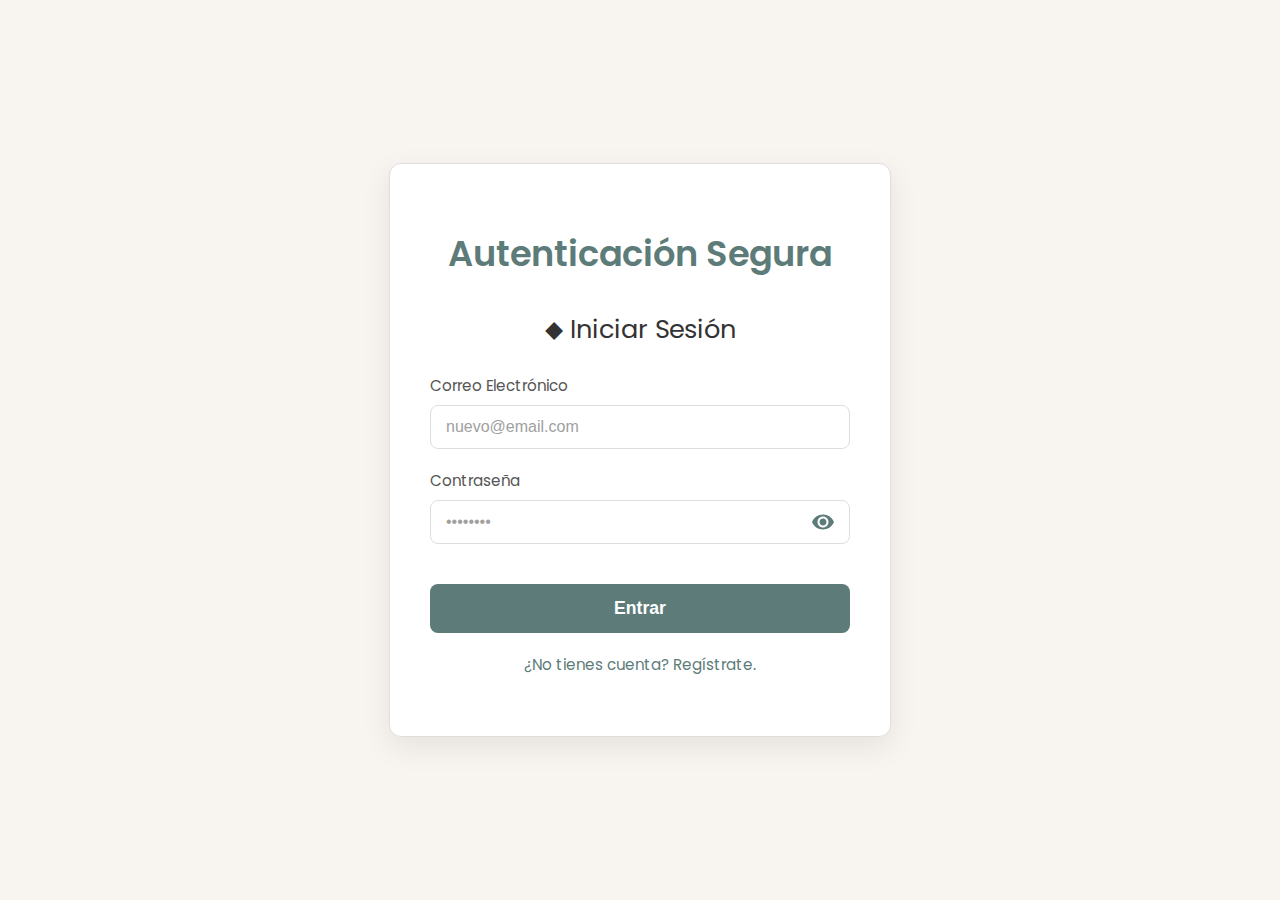
<file: index.html>
<!DOCTYPE html>
<html lang="es">
<head>
    <meta charset="UTF-8">
    <meta name="viewport" content="width=device-width, initial-scale=1.0">
    <title>Sistema de Autenticación - Login Elegante</title>
    <link rel="stylesheet" href="Diseño\mainstyle.css"> 
    <link href="https://fonts.googleapis.com/css2?family=Poppins:wght@300;400;600&display=swap" rel="stylesheet">
    
</head>
<body>
    <div class="container">
        <h1 class="app-title">Autenticación Segura</h1>

        <section id="login-module" class="module active">
            <h2>⬥ Iniciar Sesión</h2> 
            <form id="login-form">
                <div class="input-group">
                    <label for="login-email">Correo Electrónico</label>
                    <input type="email" id="login-email" placeholder="nuevo@email.com" required>
                </div>
                
                <div class="input-group">
                    <label for="login-password">Contraseña</label>
                    
                    <div class="password-wrapper">
                        <input type="password" id="login-password" placeholder="••••••••" required>
                        
                        <span class="toggle-password" data-target="login-password">
                            <svg class="icon-eye-closed" viewBox="0 0 24 24" fill="none" xmlns="http://www.w3.org/2000/svg">
                                <path d="M12 4.5C7 4.5 2.73 7.61 1 12c1.73 4.39 6 7.5 11 7.5s9.27-3.11 11-7.5c-1.73-4.39-6-7.5-11-7.5zm0 13c-3.03 0-5.5-2.47-5.5-5.5s2.47-5.5 5.5-5.5 5.5 2.47 5.5 5.5-2.47 5.5-5.5 5.5zm0-9c-1.93 0-3.5 1.57-3.5 3.5s1.57 3.5 3.5 3.5 3.5-1.57 3.5-3.5-1.57-3.5-3.5-3.5z" fill="#5D7C79"/>
                            </svg>
                            <svg class="icon-eye-open hidden" viewBox="0 0 24 24" fill="none" xmlns="http://www.w3.org/2000/svg">
                                <path d="M12 7c-2.43 0-4.5 2.07-4.5 4.5s2.07 4.5 4.5 4.5 4.5-2.07 4.5-4.5-2.07-4.5-4.5-4.5zm0 8c-1.93 0-3.5-1.57-3.5-3.5s1.57-3.5 3.5-3.5 3.5 1.57 3.5 3.5-1.57 3.5-3.5 3.5zM12 4.5C7 4.5 2.73 7.61 1 12c1.73 4.39 6 7.5 11 7.5s9.27-3.11 11-7.5c-1.73-4.39-6-7.5-11-7.5z" fill="#5D7C79"/>
                            </svg>
                        </span> 
                    </div>
                </div>
                
                <button type="submit" class="btn primary-btn">Entrar</button>
            </form>
            
            <p id="login-message" class="message hidden"></p>
            
            <p class="links">
                <a href="Registro/index2.html" id="show-register">¿No tienes cuenta? Regístrate.</a>
            </p>
            <p class="links">
                <a href="Registro/index3.html" id="show-recover">¿Olvidaste tu contraseña?</a> 
            </p>
        </section>
        
    </div>

    <script src="Script\mainscript.js"></script>
</body>
</html>
</file>
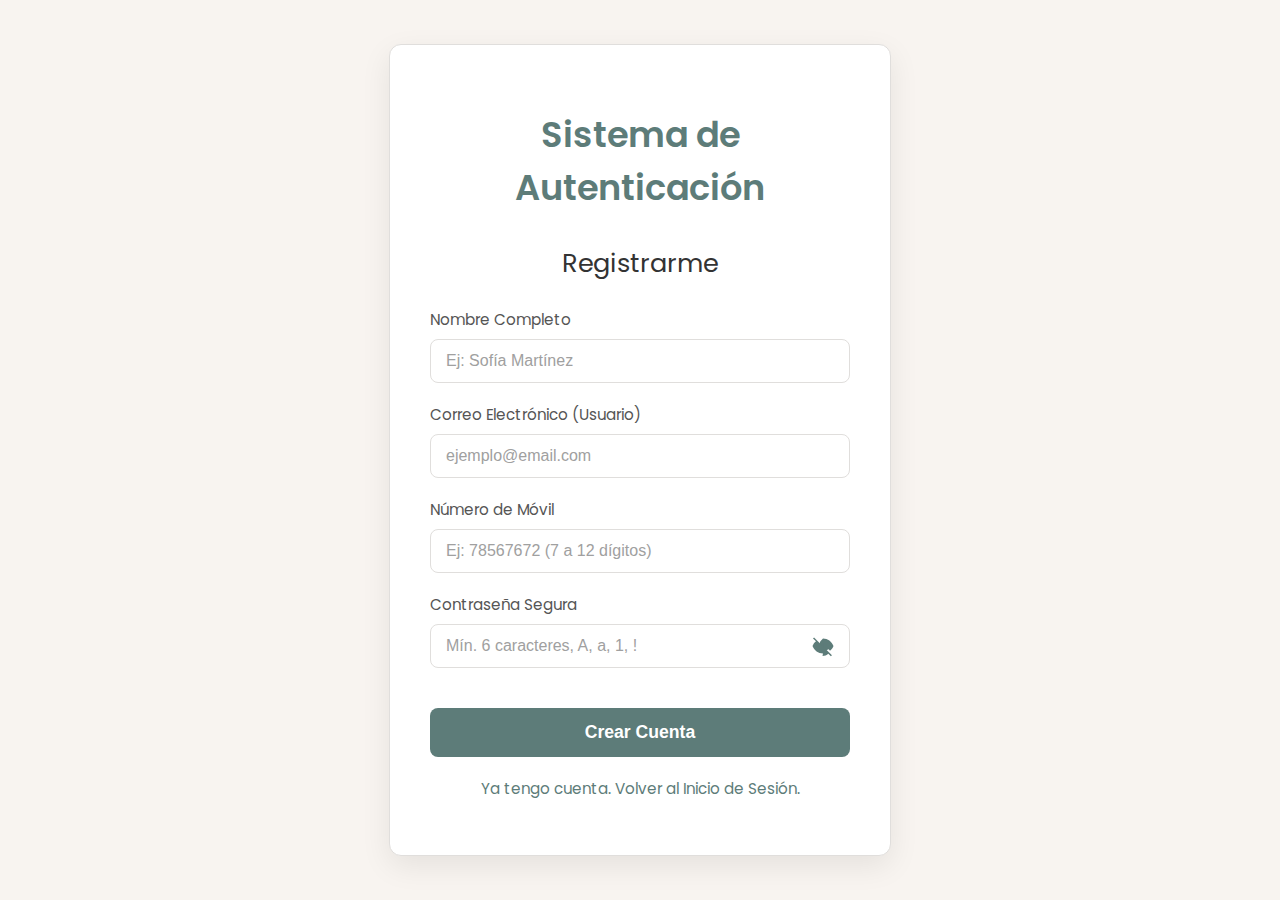
<file: Registro/index2.html>
<!DOCTYPE html>
<html lang="es">
<head>
    <meta charset="UTF-8">
    <meta name="viewport" content="width=device-width, initial-scale=1.0">
    <title>Sistema de Autenticación - Registro</title>
    <link href="https://fonts.googleapis.com/css2?family=Poppins:wght@300;400;600;700&display=swap" rel="stylesheet">
    <link rel="stylesheet" href="../Diseño/style2.css">
</head>
<body>
    <div class="container">
        <h1 class="app-title">Sistema de Autenticación</h1>

        <section id="register-module" class="module active">
            <h2>Registrarme</h2>
            <form id="register-form">
                
                <div class="input-group">
                    <label for="reg-nombre">Nombre Completo</label>
                    <input type="text" id="reg-nombre" placeholder="Ej: Sofía Martínez" required>
                </div>
                
                <div class="input-group">
                    <label for="reg-email">Correo Electrónico (Usuario)</label>
                    <input type="email" id="reg-email" placeholder="ejemplo@email.com" required>
                </div>

                <div class="input-group">
                    <label for="reg-movil">Número de Móvil</label>
                    <input type="tel" id="reg-movil" placeholder="Ej: 78567672 (7 a 12 dígitos)" required>
                </div>
                
                <div class="input-group">
                    <label for="reg-password">Contraseña Segura</label>
                    <div class="password-container"> 
                        <input type="password" id="reg-password" placeholder="Mín. 6 caracteres, A, a, 1, !" required>
                        
                        <span class="toggle-password" data-target="reg-password">
                            <svg class="icon-eye-closed" xmlns="http://www.w3.org/2000/svg" viewBox="0 0 24 24"><path d="M10.585 12.585a2 2 0 0 0 2.829 2.829l-2.829-2.829z"/><path d="M12 4.5c4.755 0 8.788 3.12 10.5 7.5-.77 1.93-1.996 3.59-3.488 4.795l-1.423-1.423a6 6 0 0 1-8.178-8.178L12 4.5z"/><path d="M12 19.5c-4.755 0-8.788-3.12-10.5-7.5.77-1.93 1.996-3.59 3.488-4.795L2 4.47l1.06-1.06 17.88 17.88-1.06 1.06-2.583-2.583c-1.636 1.4-3.59 2.22-5.797 2.22zm-.005-9.14a4 4 0 0 1-5.184 5.184l-1.423-1.423A6 6 0 0 0 12 9.5c1.47 0 2.84.47 3.96 1.258l-1.423-1.423z"/></svg>
                            
                            <svg class="icon-eye-open hidden" xmlns="http://www.w3.org/2000/svg" viewBox="0 0 24 24"><path d="M12 4.5c4.755 0 8.788 3.12 10.5 7.5-1.712 4.38-5.745 7.5-10.5 7.5S3.212 16.38 1.5 12C3.212 7.62 7.245 4.5 12 4.5zm0 13a5.5 5.5 0 1 0 0-11 5.5 5.5 0 0 0 0 11zm0-9a3.5 3.5 0 1 1 0 7 3.5 3.5 0 0 1 0-7z"/></svg>
                        </span>
                    </div>
                </div>

                <button type="submit" class="btn primary-btn">Crear Cuenta</button>
            </form>

            <p id="register-message" class="message hidden"></p>
            
            <p class="links">
                <a href="../index.html" id="show-login">Ya tengo cuenta. Volver al Inicio de Sesión.</a>
            </p>
        </section>
        
    </div>

    <script src="../Script/script2.js"></script> 
</body>
</html>
</file>
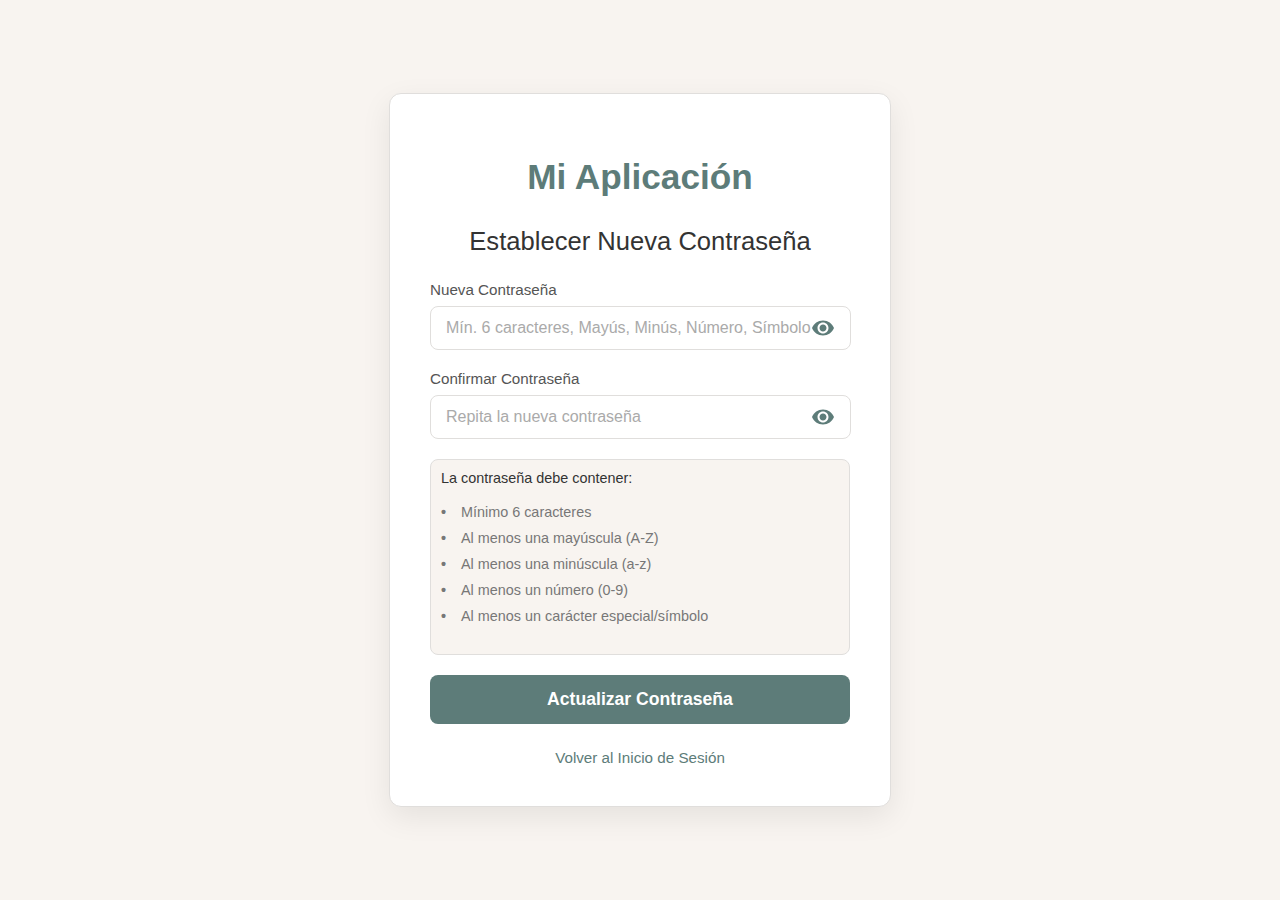
<file: Registro/index3.html>
<!DOCTYPE html>
<html lang="es">
<head>
    <meta charset="UTF-8">
    <meta name="viewport" content="width=device-width, initial-scale=1.0">
    <title>Recuperación de Contraseña</title>
    <link rel="stylesheet" href="../Diseño/style3.css">
</head>
<body>

    <div class="container">
        <div class="module">
            <h1 class="app-title">Mi Aplicación</h1>
            <h2>Establecer Nueva Contraseña</h2>
            
            <form id="formRecuperacion">
                
                <div class="input-group">
                    <label for="nuevaContrasena">Nueva Contraseña</label>
                    <div class="password-container">
                        <input type="password" placeholder="Mín. 6 caracteres, Mayús, Minús, Número, Símbolo" id="nuevaContrasena" required>
                        <span class="toggle-password" data-target="nuevaContrasena">
                            <svg class="icon-eye-closed" viewBox="0 0 24 24" fill="none" xmlns="http://www.w3.org/2000/svg">
                                <path d="M12 4.5C7 4.5 2.73 7.61 1 12c1.73 4.39 6 7.5 11 7.5s9.27-3.11 11-7.5c-1.73-4.39-6-7.5-11-7.5zm0 13c-3.03 0-5.5-2.47-5.5-5.5s2.47-5.5 5.5-5.5 5.5 2.47 5.5 5.5-2.47 5.5-5.5 5.5zm0-9c-1.93 0-3.5 1.57-3.5 3.5s1.57 3.5 3.5 3.5 3.5-1.57 3.5-3.5-1.57-3.5-3.5-3.5z" fill="#5D7C79"/>
                            </svg>
                            <svg class="icon-eye-open hidden" viewBox="0 0 24 24" fill="none" xmlns="http://www.w3.org/2000/svg">
                                <path d="M12 7c-2.43 0-4.5 2.07-4.5 4.5s2.07 4.5 4.5 4.5 4.5-2.07 4.5-4.5-2.07-4.5-4.5-4.5zm0 8c-1.93 0-3.5-1.57-3.5-3.5s1.57-3.5 3.5-3.5 3.5 1.57 3.5 3.5-1.57 3.5-3.5 3.5zM12 4.5C7 4.5 2.73 7.61 1 12c1.73 4.39 6 7.5 11 7.5s9.27-3.11 11-7.5c-1.73-4.39-6-7.5-11-7.5z" fill="#5D7C79"/>
                            </svg>
                        </span>
                    </div>
                </div>

                <div class="input-group">
                    <label for="confirmarContrasena">Confirmar Contraseña</label>
                    <div class="password-container">
                        <input type="password" placeholder="Repita la nueva contraseña" id="confirmarContrasena" required>
                        <span class="toggle-password" data-target="confirmarContrasena">
                             <svg class="icon-eye-closed" viewBox="0 0 24 24" fill="none" xmlns="http://www.w3.org/2000/svg">
                                <path d="M12 4.5C7 4.5 2.73 7.61 1 12c1.73 4.39 6 7.5 11 7.5s9.27-3.11 11-7.5c-1.73-4.39-6-7.5-11-7.5zm0 13c-3.03 0-5.5-2.47-5.5-5.5s2.47-5.5 5.5-5.5 5.5 2.47 5.5 5.5-2.47 5.5-5.5 5.5zm0-9c-1.93 0-3.5 1.57-3.5 3.5s1.57 3.5 3.5 3.5 3.5-1.57 3.5-3.5-1.57-3.5-3.5-3.5z" fill="#5D7C79"/>
                            </svg>
                            <svg class="icon-eye-open hidden" viewBox="0 0 24 24" fill="none" xmlns="http://www.w3.org/2000/svg">
                                <path d="M12 7c-2.43 0-4.5 2.07-4.5 4.5s2.07 4.5 4.5 4.5 4.5-2.07 4.5-4.5-2.07-4.5-4.5-4.5zm0 8c-1.93 0-3.5-1.57-3.5-3.5s1.57-3.5 3.5-3.5 3.5 1.57 3.5 3.5-1.57 3.5-3.5 3.5zM12 4.5C7 4.5 2.73 7.61 1 12c1.73 4.39 6 7.5 11 7.5s9.27-3.11 11-7.5c-1.73-4.39-6-7.5-11-7-5z" fill="#5D7C79"/>
                            </svg>
                        </span>
                    </div>
                </div>

                <div id="validation-rules" class="validation-rules">
                    <p>La contraseña debe contener:</p>
                    <ul>
                        <li id="rule-length">Mínimo 6 caracteres</li>
                        <li id="rule-upper">Al menos una mayúscula (A-Z)</li>
                        <li id="rule-lower">Al menos una minúscula (a-z)</li>
                        <li id="rule-number">Al menos un número (0-9)</li>
                        <li id="rule-symbol">Al menos un carácter especial/símbolo</li>
                    </ul>
                </div>

                <button type="submit" class="btn primary-btn" id="btnActualizar">
                    Actualizar Contraseña
                </button>
            </form>

            <div id="mensaje" class="message hidden" role="alert"></div>

            <div class="links">
                <a href="../index.html">Volver al Inicio de Sesión</a>
            </div>
        </div>
    </div>

<script src="../Script/script3.js"></script>
</body>
</html>
</file>
<file: Diseño/style2.css>
body {
    font-family: 'Poppins', sans-serif; 
    background-color: #F8F4F0; 
    display: flex;
    justify-content: center;
    align-items: center;
    min-height: 100vh;
    margin: 0;
    color: #333333; 
}

.container {
    background: white; 
    padding: 40px; 
    border-radius: 12px; 
    box-shadow: 0 10px 30px rgba(0, 0, 0, 0.08); 
    width: 100%;
    max-width: 420px; 
    text-align: center;
    border: 1px solid #E0DEDC; 
}

.app-title {
    color: #5D7C79; 
    font-weight: 600; 
    margin-bottom: 30px;
    font-size: 2.2em;
}

h2 {
    color: #333333;
    margin-bottom: 25px;
    font-weight: 400;
    font-size: 1.6em;
}

.module {
    padding: 0; 
    margin-top: 0; 
    border: none; 
}

.input-group {
    text-align: left;
    margin-bottom: 20px; 
}

.input-group label {
    display: block;
    margin-bottom: 8px;
    color: #555555;
    font-weight: 400;
    font-size: 0.95em;
}

input[type="email"], 
input[type="password"],
input[type="text"],
input[type="tel"] {
    width: 100%; 
    padding: 12px 15px; 
    margin: 0; 
    border: 1px solid #E0DEDC; 
    border-radius: 8px; 
    box-sizing: border-box;
    font-size: 1em;
    color: #333333;
    transition: border-color 0.3s ease; 
}

input::placeholder {
    color: #A0A0A0; 
}

input:focus {
    outline: none;
    border-color: #5D7C79; 
    box-shadow: 0 0 0 3px rgba(93, 124, 121, 0.2); 
}

.btn {
    width: 100%;
    padding: 14px; 
    border: none;
    border-radius: 8px; 
    cursor: pointer;
    margin-top: 20px; 
    font-size: 1.1em; 
    font-weight: 600; 
    transition: all 0.3s ease; 
}

.primary-btn {
    background-color: #5D7C79; 
    color: white;
}

.primary-btn:hover {
    background-color: #4A6360; 
    transform: translateY(-2px); 
    box-shadow: 0 5px 15px rgba(0, 0, 0, 0.1);
}

.password-container {
    position: relative;
}

.password-container input {
    padding-right: 45px; 
    margin-bottom: 0; 
}

.toggle-password {
    position: absolute;
    right: 15px;
    top: 50%; 
    transform: translateY(-50%); 
    cursor: pointer;
    user-select: none;
    font-size: 0; 
    line-height: 0; 
    transition: color 0.3s ease;
}

.toggle-password svg {
    width: 24px; 
    height: 24px;
    fill: #5D7C79; 
    vertical-align: middle; 
}

.toggle-password:hover svg {
    fill: #4A6360;
}

.hidden {
    display: none !important; 
}

.message {
    padding: 10px;
    border-radius: 8px;
    margin-top: 15px;
    font-size: 0.95em;
    font-weight: 600;
    text-align: center;
}

.message.error {
    background-color: #F8D7DA; 
    color: #DC3545; 
    border: 1px solid #DC3545;
}

.message.success {
    background-color: #D4EDDA; 
    color: #28A745; 
    border: 1px solid #28A745;
}

.links {
    margin-top: 20px;
    font-size: 0.95em;
}

.links a {
    color: #5D7C79; 
    text-decoration: none;
    transition: color 0.3s ease;
}
.links a:hover {
    text-decoration: underline;
}
</file>
<file: Diseño/style3.css>
body {
    font-family: 'Poppins', sans-serif; 
    background-color: #F8F4F0; 
    display: flex;
    justify-content: center;
    align-items: center;
    min-height: 100vh;
    margin: 0;
    color: #333333; 
}

.container {
    background: white; 
    padding: 40px; 
    border-radius: 12px; 
    box-shadow: 0 10px 30px rgba(0, 0, 0, 0.08); 
    width: 100%;
    max-width: 420px; 
    text-align: center;
    border: 1px solid #E0DEDC; 
}

.app-title {
    color: #5D7C79; 
    font-weight: 600; 
    margin-bottom: 30px;
    font-size: 2.2em;
}

h2 {
    color: #333333;
    margin-bottom: 25px;
    font-weight: 400;
    font-size: 1.6em;
}

.module {
    padding: 0;
    margin-top: 0; 
    border: none; 
}

.input-group {
    text-align: left;
    margin-bottom: 20px; 
}

.input-group label {
    display: block;
    margin-bottom: 8px;
    color: #555555;
    font-weight: 400;
    font-size: 0.95em;
}

input[type="password"],
input[type="email"],
input[type="text"] {
    width: 100%; 
    padding: 12px 15px; 
    margin: 0; 
    border: 1px solid #E0DEDC; 
    border-radius: 8px; 
    box-sizing: border-box;
    font-size: 1em;
    color: #333333;
    transition: border-color 0.3s ease; 
}

input::placeholder {
    color: #AAAAAA;
}

input:focus {
    outline: none;
    border-color: #5D7C79; 
    box-shadow: 0 0 0 3px rgba(93, 124, 121, 0.2); 
}

.btn {
    width: 100%;
    padding: 14px; 
    border: none;
    border-radius: 8px; 
    cursor: pointer;
    margin-top: 20px; 
    font-size: 1.1em; 
    font-weight: 600; 
    transition: all 0.3s ease; 
}

.primary-btn {
    background-color: #5D7C79; 
    color: white;
}

.primary-btn:hover {
    background-color: #4A6360; 
    transform: translateY(-2px); 
    box-shadow: 0 5px 15px rgba(0, 0, 0, 0.1);
}

.password-container {
    position: relative;
    display: flex; 
    align-items: center; 
}

.password-container input {
    flex-grow: 1; 
    margin-bottom: 0; 
}

.toggle-password {
    position: relative; 
    margin-left: -40px; 
    cursor: pointer;
    user-select: none;
    transition: color 0.3s ease;
    display: flex; 
    align-items: center;
    line-height: 0; 
    padding-right: 15px; 
}

.toggle-password svg {
    width: 24px; 
    height: 24px;
    fill: #5D7C79; 
    transition: fill 0.3s ease;
}

.toggle-password:hover svg {
    fill: #4A6360; 
}

.hidden {
    display: none !important;    
}

.links {
    margin-top: 25px;
    font-size: 0.95em;
}

.links a {
    color: #5D7C79; 
    text-decoration: none;
    transition: color 0.3s ease;
}

.links a:hover {
    color: #4A6360;
    text-decoration: underline;
}

.message {
    padding: 15px;
    border-radius: 8px;
    margin-top: 20px;
    font-weight: 500;
    text-align: center;
}

.message.exito {
    background-color: #D4EDDA; 
    color: #28A745; 
    border: 1px solid #C3E6CB; 
}

.message.error {
    background-color: #F8D7DA; 
    color: #DC3545; 
    border: 1px solid #F5C6CB;
}

.validation-rules {
    margin: 15px 0 0;
    padding: 10px;
    text-align: left;
    background-color: #F8F4F0; 
    border-radius: 8px;
    border: 1px solid #E0DEDC;
    font-size: 0.9em;
}

.validation-rules p {
    margin-top: 0;
    font-weight: 500;
}

.validation-rules ul {
    list-style: none;
    padding-left: 0;
    line-height: 1.8;
}

.validation-rules li {
    color: #777777; 
    padding-left: 20px; 
    position: relative; 
    transition: color 0.3s ease;
    text-decoration: none;
}

.validation-rules li::before {
    content: '•';
    color: #777777;
    position: absolute;
    left: 0;
    font-size: 1em;
    font-weight: bold;
    line-height: 1.8;
}

.validation-rules li.valid {
 color: #28A745; 
}

.validation-rules li.valid::before {
    content: '✅'; 
    color: #28A745;
    font-size: 1.1em;
}

.validation-rules li.invalid {
color: #DC3545; 
}

.validation-rules li.invalid::before {
    content: '❌'; 
    color: #DC3545;
    font-size: 1.1em;
}

.btn:disabled {
 opacity: 0.6;
 cursor: not-allowed;
 transform: none;
 box-shadow: none;
}
</file>
